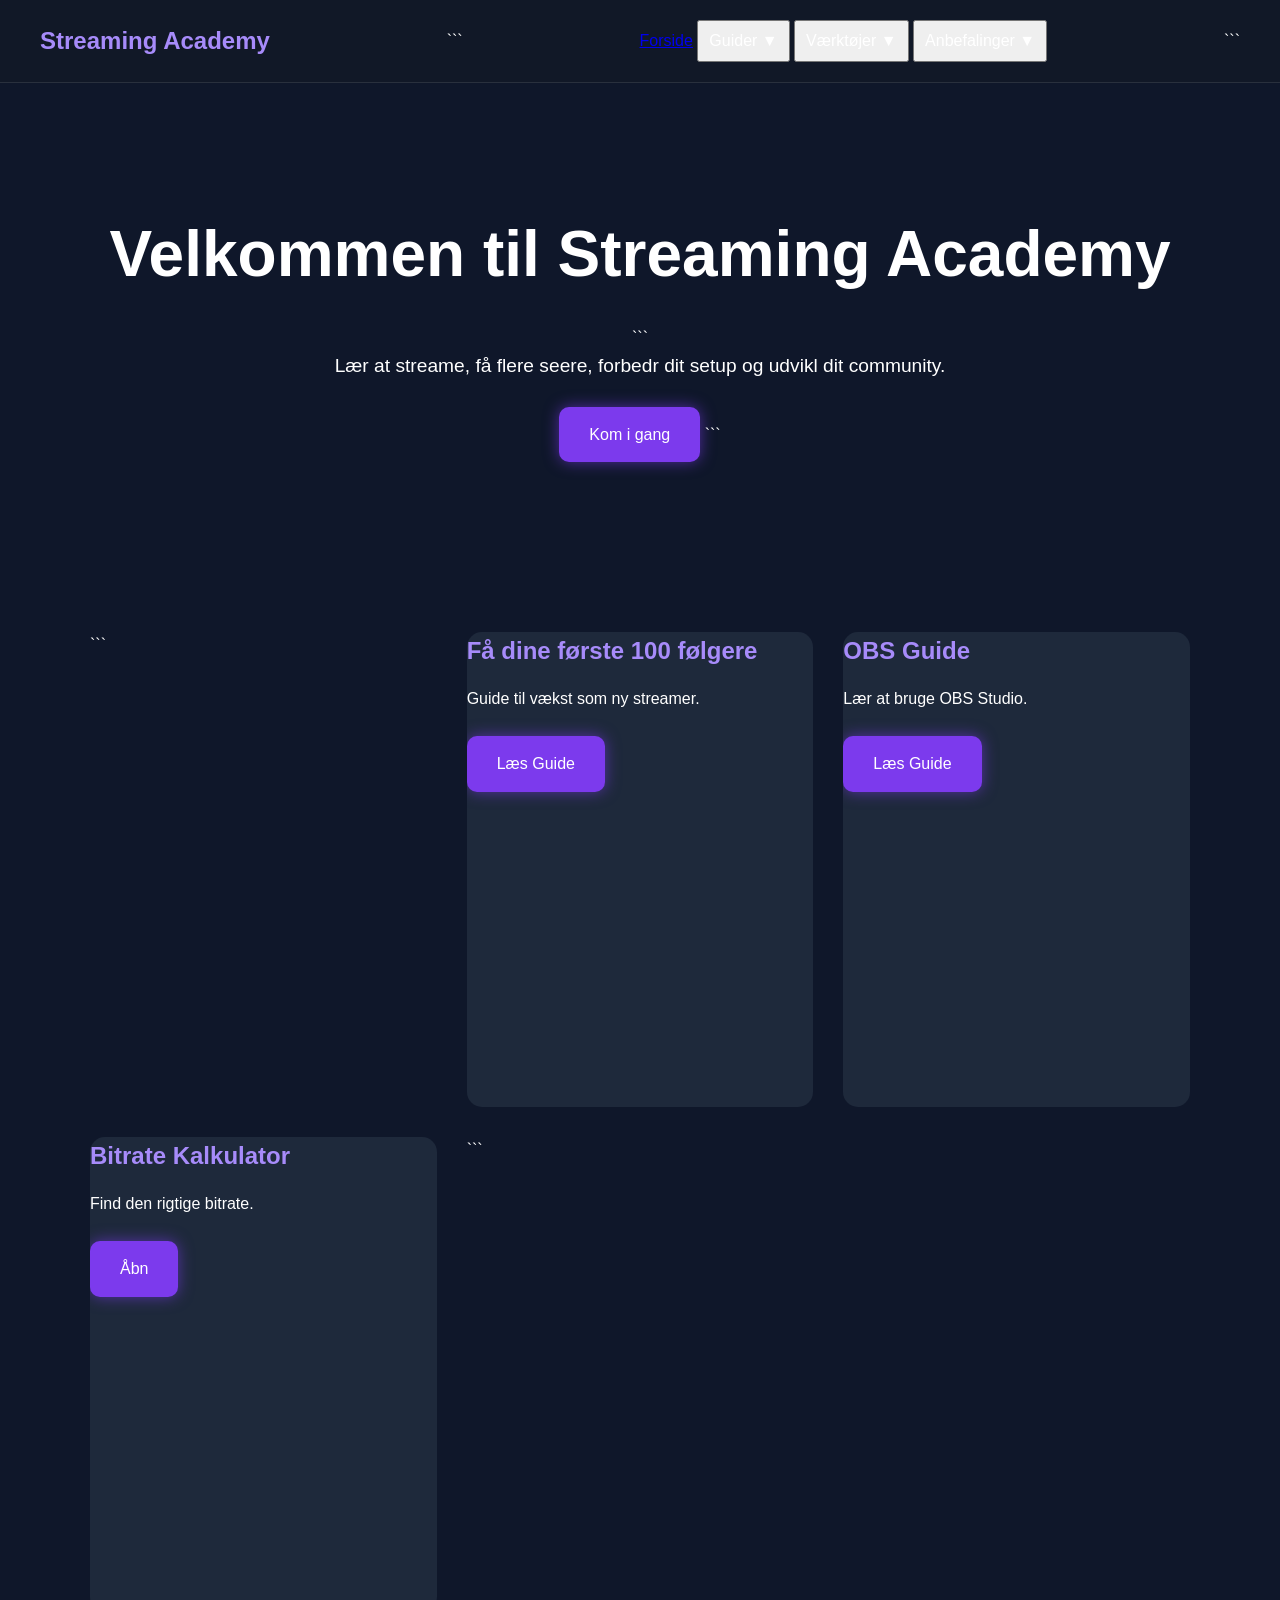
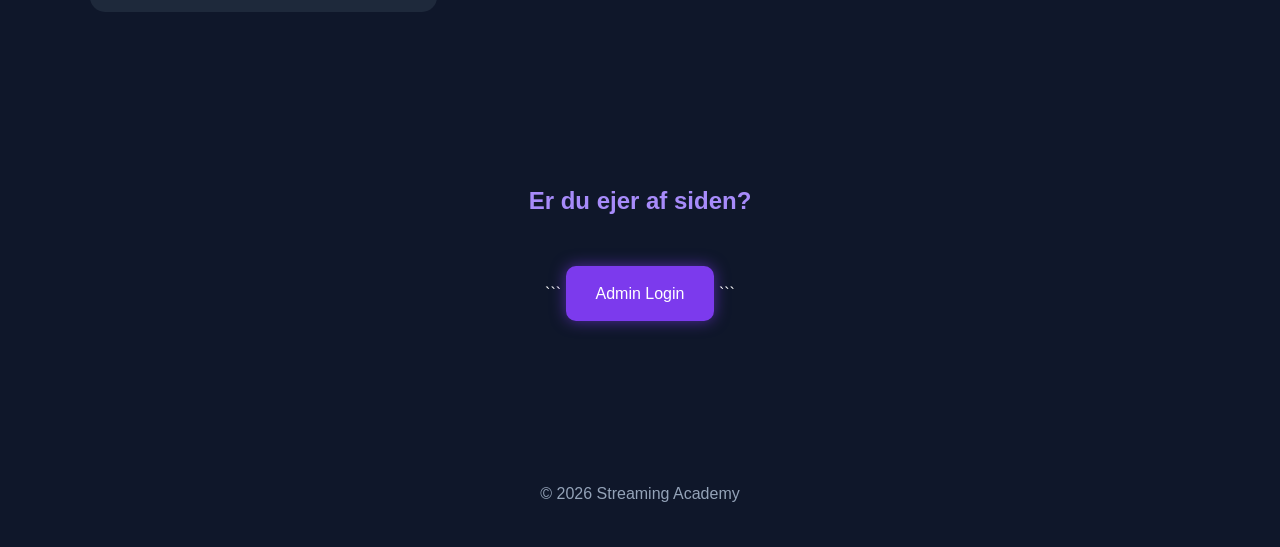
<file: index.html>
<!DOCTYPE html>

<html lang="da">
<head>
    <meta charset="UTF-8">
    <meta name="viewport" content="width=device-width, initial-scale=1.0">
    <title>Streaming Academy</title>
    <link rel="stylesheet" href="style.css">
</head>
<body>

<header>
    <div class="logo">Streaming Academy</div>

```
<nav>
    <a href="index.html">Forside</a>

    <div class="dropdown">
        <button class="dropbtn">Guider ▼</button>
        <div class="dropdown-content">
            <a href="100-foelgere.html">Første 100 Følgere</a>
            <a href="thumbnails.html">Thumbnails</a>
            <a href="stream-setup.html">Stream Setup</a>
            <a href="obs-guide.html">OBS Guide</a>
        </div>
    </div>

    <div class="dropdown">
        <button class="dropbtn">Værktøjer ▼</button>
        <div class="dropdown-content">
            <a href="streamnavn.html">Streamnavn Generator</a>
            <a href="contentideer.html">Content Idéer</a>
            <a href="bitrate-kalkulator.html">Bitrate Kalkulator</a>
            <a href="mikrofontest.html">Mikrofon Test</a>
        </div>
    </div>

    <div class="dropdown">
        <button class="dropbtn">Anbefalinger ▼</button>
        <div class="dropdown-content">
            <a href="webcams.html">Webcams</a>
            <a href="mikrofoner.html">Mikrofoner</a>
        </div>
    </div>
</nav>
```

</header>

<section class="hero">
    <h1>Velkommen til Streaming Academy</h1>

```
<p>
    Lær at streame, få flere seere,
    forbedr dit setup og udvikl dit community.
</p>

<a href="100-foelgere.html" class="btn">
    Kom i gang
</a>
```

</section>

<section class="cards">

```
<div class="card">
    <h2>Få dine første 100 følgere</h2>
    <p>Guide til vækst som ny streamer.</p>
    <a href="100-foelgere.html" class="btn">Læs Guide</a>
</div>

<div class="card">
    <h2>OBS Guide</h2>
    <p>Lær at bruge OBS Studio.</p>
    <a href="obs-guide.html" class="btn">Læs Guide</a>
</div>

<div class="card">
    <h2>Bitrate Kalkulator</h2>
    <p>Find den rigtige bitrate.</p>
    <a href="bitrate-kalkulator.html" class="btn">Åbn</a>
</div>
```

</section>

<section class="admin-section">
    <h2>Er du ejer af siden?</h2>

```
<a href="admin.html" class="btn">
    Admin Login
</a>
```

</section>

<footer>
    <p>© 2026 Streaming Academy</p>
</footer>

</body>
</html>
</file>
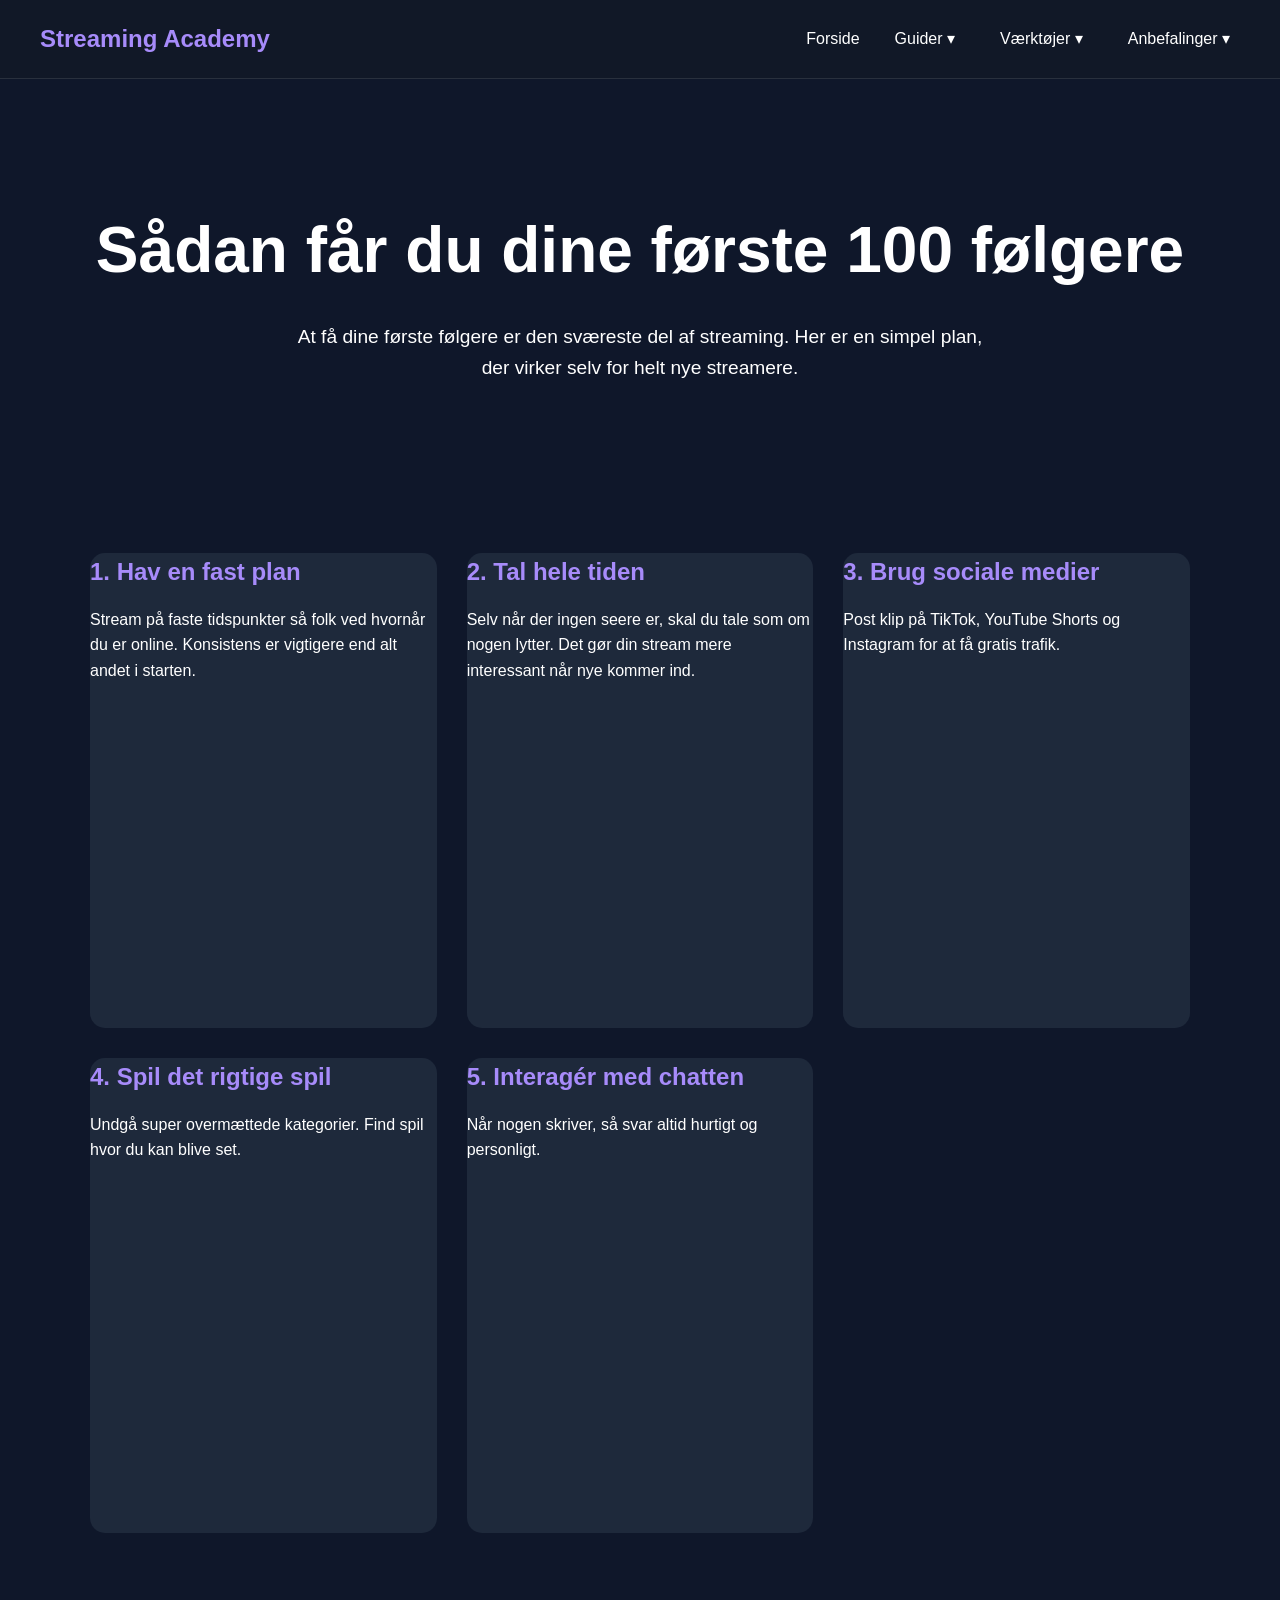
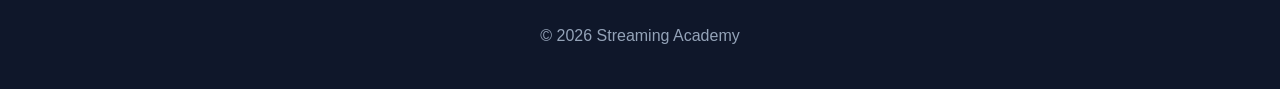
<file: 100-foelgere.html>
<!DOCTYPE html>

<html lang="da">
<head>
    <meta charset="UTF-8">
    <meta name="viewport" content="width=device-width, initial-scale=1.0">
    <title>Første 100 Følgere</title>
    <link rel="stylesheet" href="style.css">
</head>
<body>

<header>
    <div class="logo">Streaming Academy</div>


<nav class="nav">

    <a href="index.html" class="nav-link">Forside</a>

    <div class="dropdown">
        <span class="dropbtn">Guider ▾</span>
        <div class="dropdown-content">
            <a href="100-foelgere.html">Første 100 Følgere</a>
            <a href="thumbnails.html">Thumbnails</a>
            <a href="stream-setup.html">Stream Setup</a>
            <a href="obs-guide.html">OBS Guide</a>
        </div>
    </div>

    <div class="dropdown">
        <span class="dropbtn">Værktøjer ▾</span>
        <div class="dropdown-content">
            <a href="streamnavn.html">Streamnavn Generator</a>
            <a href="contentideer.html">Content Idéer</a>
            <a href="bitrate-kalkulator.html">Bitrate Kalkulator</a>
            <a href="mikrofontest.html">Mikrofon Test</a>
        </div>
    </div>

    <div class="dropdown">
        <span class="dropbtn">Anbefalinger ▾</span>
        <div class="dropdown-content">
            <a href="webcams.html">Webcams</a>
            <a href="mikrofoner.html">Mikrofoner</a>
        </div>
    </div>

</nav>


</header>

<section class="hero">
    <h1>Sådan får du dine første 100 følgere</h1>
    <p>
        At få dine første følgere er den sværeste del af streaming.
        Her er en simpel plan, der virker selv for helt nye streamere.
    </p>
</section>

<section class="cards">


<div class="card">
    <h2>1. Hav en fast plan</h2>
    <p>
        Stream på faste tidspunkter så folk ved hvornår du er online.
        Konsistens er vigtigere end alt andet i starten.
    </p>
</div>

<div class="card">
    <h2>2. Tal hele tiden</h2>
    <p>
        Selv når der ingen seere er, skal du tale som om nogen lytter.
        Det gør din stream mere interessant når nye kommer ind.
    </p>
</div>

<div class="card">
    <h2>3. Brug sociale medier</h2>
    <p>
        Post klip på TikTok, YouTube Shorts og Instagram for at få gratis trafik.
    </p>
</div>

<div class="card">
    <h2>4. Spil det rigtige spil</h2>
    <p>
        Undgå super overmættede kategorier. Find spil hvor du kan blive set.
    </p>
</div>

<div class="card">
    <h2>5. Interagér med chatten</h2>
    <p>
        Når nogen skriver, så svar altid hurtigt og personligt.
    </p>
</div>


</section>

<footer>
    <p>© 2026 Streaming Academy</p>
</footer>

</body>
</html>
</file>
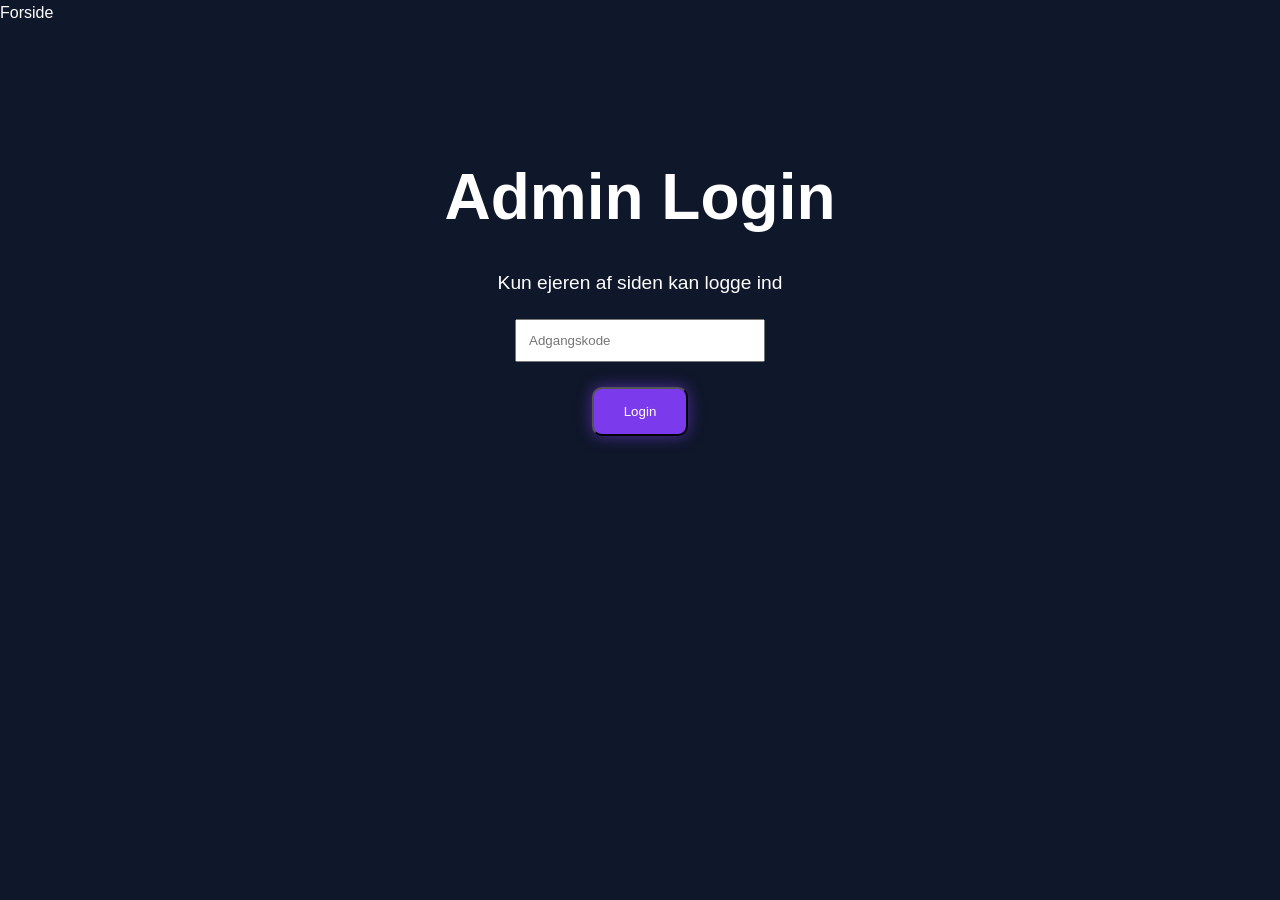
<file: admin.html>
<!DOCTYPE html>
<html lang="da">
<head>
<meta charset="UTF-8">
<meta name="viewport" content="width=device-width, initial-scale=1.0">
<title>Admin Login</title>
<link rel="stylesheet" href="style.css">
</head>
<body>

<nav class="nav">
    <a href="index.html" class="nav-link">Forside</a>
</nav>

<section class="hero">
    <h1>Admin Login</h1>
    <p>Kun ejeren af siden kan logge ind</p>

    <input type="password" id="password" placeholder="Adgangskode"
           style="padding:12px; margin-top:20px; width:250px;">

    <br>

    <button class="btn" onclick="checkPassword()">Login</button>

    <h2 id="msg" style="margin-top:20px;"></h2>
</section>

<script>
function checkPassword(){
    const pass = document.getElementById("password").value;

    // SKIFT DEN HER KODE SENERE HVIS DU VIL
    if(pass === "NøglensKvarter117"){
        document.getElementById("msg").style.color = "lightgreen";
        document.getElementById("msg").innerText = "Login godkendt...";

        // her sender vi videre til en “skjult side”
        setTimeout(() => {
            window.location.href = "admin-panel.html";
        }, 800);

    } else {
        document.getElementById("msg").style.color = "red";
        document.getElementById("msg").innerText = "Forkert kode";
    }
}
</script>

</body>
</html>
</file>
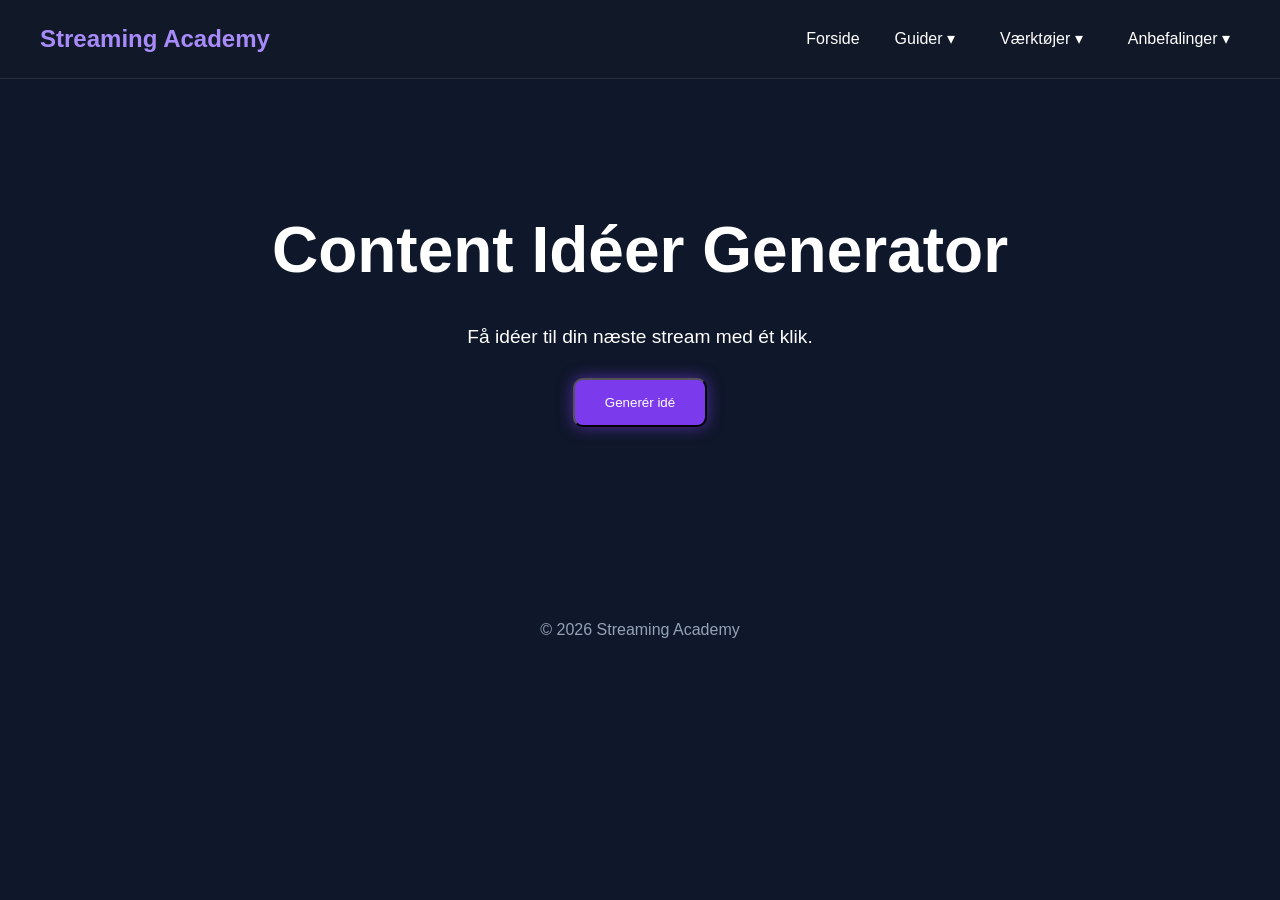
<file: contentideer.html>
<!DOCTYPE html>

<html lang="da">
<head>
    <meta charset="UTF-8">
    <meta name="viewport" content="width=device-width, initial-scale=1.0">
    <title>Content Idéer Generator</title>
    <link rel="stylesheet" href="style.css">
</head>
<body>

<header>
    <div class="logo">Streaming Academy</div>


<nav class="nav">

    <a href="index.html" class="nav-link">Forside</a>

    <div class="dropdown">
        <span class="dropbtn">Guider ▾</span>
        <div class="dropdown-content">
            <a href="100-foelgere.html">Første 100 Følgere</a>
            <a href="thumbnails.html">Thumbnails</a>
            <a href="stream-setup.html">Stream Setup</a>
            <a href="obs-guide.html">OBS Guide</a>
        </div>
    </div>

    <div class="dropdown">
        <span class="dropbtn">Værktøjer ▾</span>
        <div class="dropdown-content">
            <a href="streamnavn.html">Streamnavn Generator</a>
            <a href="contentideer.html">Content Idéer</a>
            <a href="bitrate-kalkulator.html">Bitrate Kalkulator</a>
            <a href="mikrofontest.html">Mikrofon Test</a>
        </div>
    </div>

    <div class="dropdown">
        <span class="dropbtn">Anbefalinger ▾</span>
        <div class="dropdown-content">
            <a href="webcams.html">Webcams</a>
            <a href="mikrofoner.html">Mikrofoner</a>
        </div>
    </div>

</nav>

</header>

<section class="hero">
    <h1>Content Idéer Generator</h1>
    <p>Få idéer til din næste stream med ét klik.</p>


<button class="btn" onclick="generateIdea()">Generér idé</button>

<h2 id="idea" style="margin-top:30px;"></h2>


</section>

<script>
const ideas = [
    "Spil med omvendte controls",
    "Lad chatten styre dine valg",
    "Kun én våben challenge",
    "24 timers stream challenge",
    "React til gamle klip",
    "Tab med vilje og prøv at komme tilbage",
    "Spil uden HUD",
    "Viewer challenges hele streamen",
    "Kun én farve i spillet (hvis muligt)",
    "Speedrun dit yndlingsspil"
];

function generateIdea(){
    const random = ideas[Math.floor(Math.random() * ideas.length)];
    document.getElementById("idea").innerText = random;
}
</script>

<footer>
    <p>© 2026 Streaming Academy</p>
</footer>

</body>
</html>
</file>
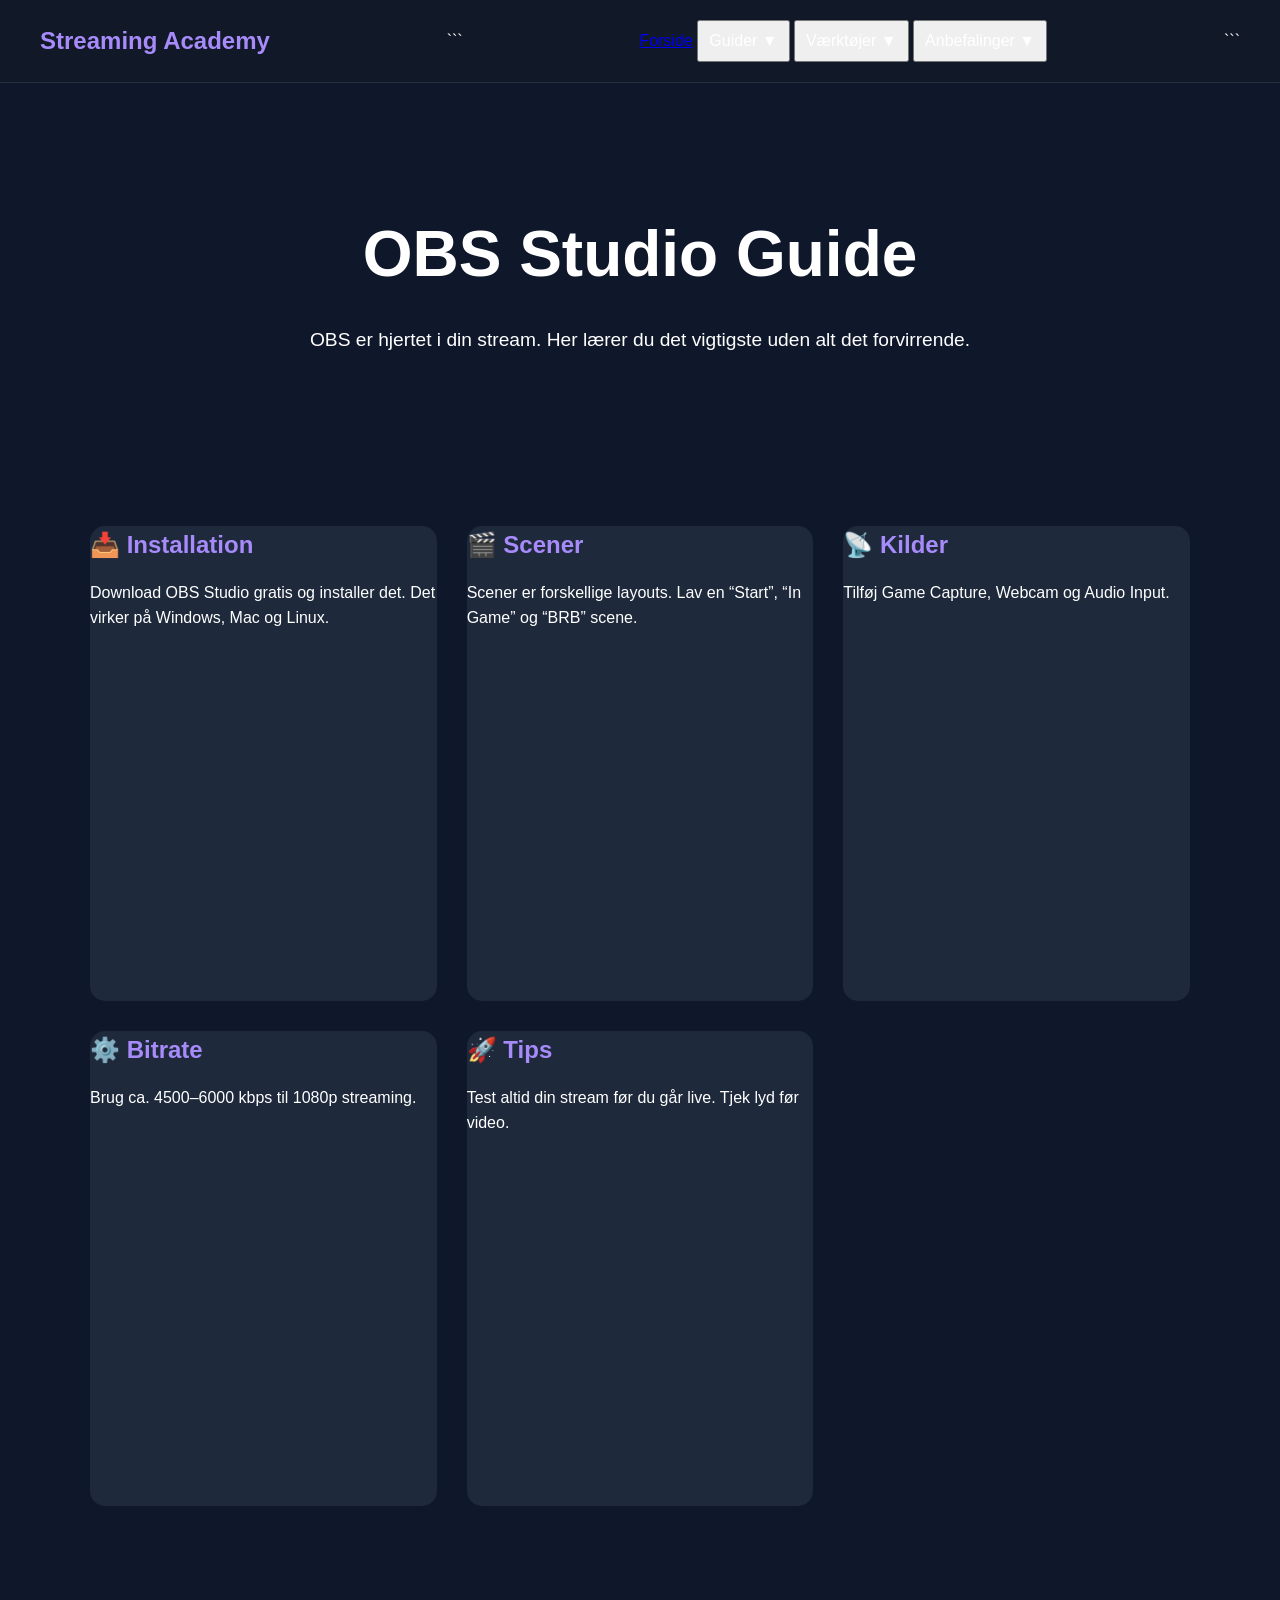
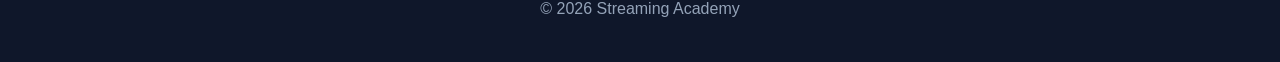
<file: OBS-guide.html>
<!DOCTYPE html>

<html lang="da">
<head>
    <meta charset="UTF-8">
    <meta name="viewport" content="width=device-width, initial-scale=1.0">
    <title>OBS Guide</title>
    <link rel="stylesheet" href="style.css">
</head>
<body>

<header>
    <div class="logo">Streaming Academy</div>

```
<nav>
    <a href="index.html">Forside</a>

    <div class="dropdown">
        <button class="dropbtn">Guider ▼</button>
        <div class="dropdown-content">
            <a href="100-foelgere.html">Første 100 Følgere</a>
            <a href="thumbnails.html">Thumbnails</a>
            <a href="stream-setup.html">Stream Setup</a>
            <a href="OBS-guide.html">OBS Guide</a>
        </div>
    </div>

    <div class="dropdown">
        <button class="dropbtn">Værktøjer ▼</button>
        <div class="dropdown-content">
            <a href="streamnavn.html">Streamnavn Generator</a>
            <a href="contentideer.html">Content Idéer</a>
            <a href="bitrate-kalkulator.html">Bitrate Kalkulator</a>
            <a href="mikrofontest.html">Mikrofon Test</a>
        </div>
    </div>

    <div class="dropdown">
        <button class="dropbtn">Anbefalinger ▼</button>
        <div class="dropdown-content">
            <a href="webcams.html">Webcams</a>
            <a href="mikrofoner.html">Mikrofoner</a>
        </div>
    </div>
</nav>
```

</header>

<section class="hero">
    <h1>OBS Studio Guide</h1>
    <p>
        OBS er hjertet i din stream.
        Her lærer du det vigtigste uden alt det forvirrende.
    </p>
</section>

<section class="cards">


<div class="card">
    <h2>📥 Installation</h2>
    <p>
        Download OBS Studio gratis og installer det.
        Det virker på Windows, Mac og Linux.
    </p>
</div>

<div class="card">
    <h2>🎬 Scener</h2>
    <p>
        Scener er forskellige layouts.
        Lav en “Start”, “In Game” og “BRB” scene.
    </p>
</div>

<div class="card">
    <h2>📡 Kilder</h2>
    <p>
        Tilføj Game Capture, Webcam og Audio Input.
    </p>
</div>

<div class="card">
    <h2>⚙️ Bitrate</h2>
    <p>
        Brug ca. 4500–6000 kbps til 1080p streaming.
    </p>
</div>

<div class="card">
    <h2>🚀 Tips</h2>
    <p>
        Test altid din stream før du går live.
        Tjek lyd før video.
    </p>
</div>


</section>

<footer>
    <p>© 2026 Streaming Academy</p>
</footer>

</body>
</html>
</file>
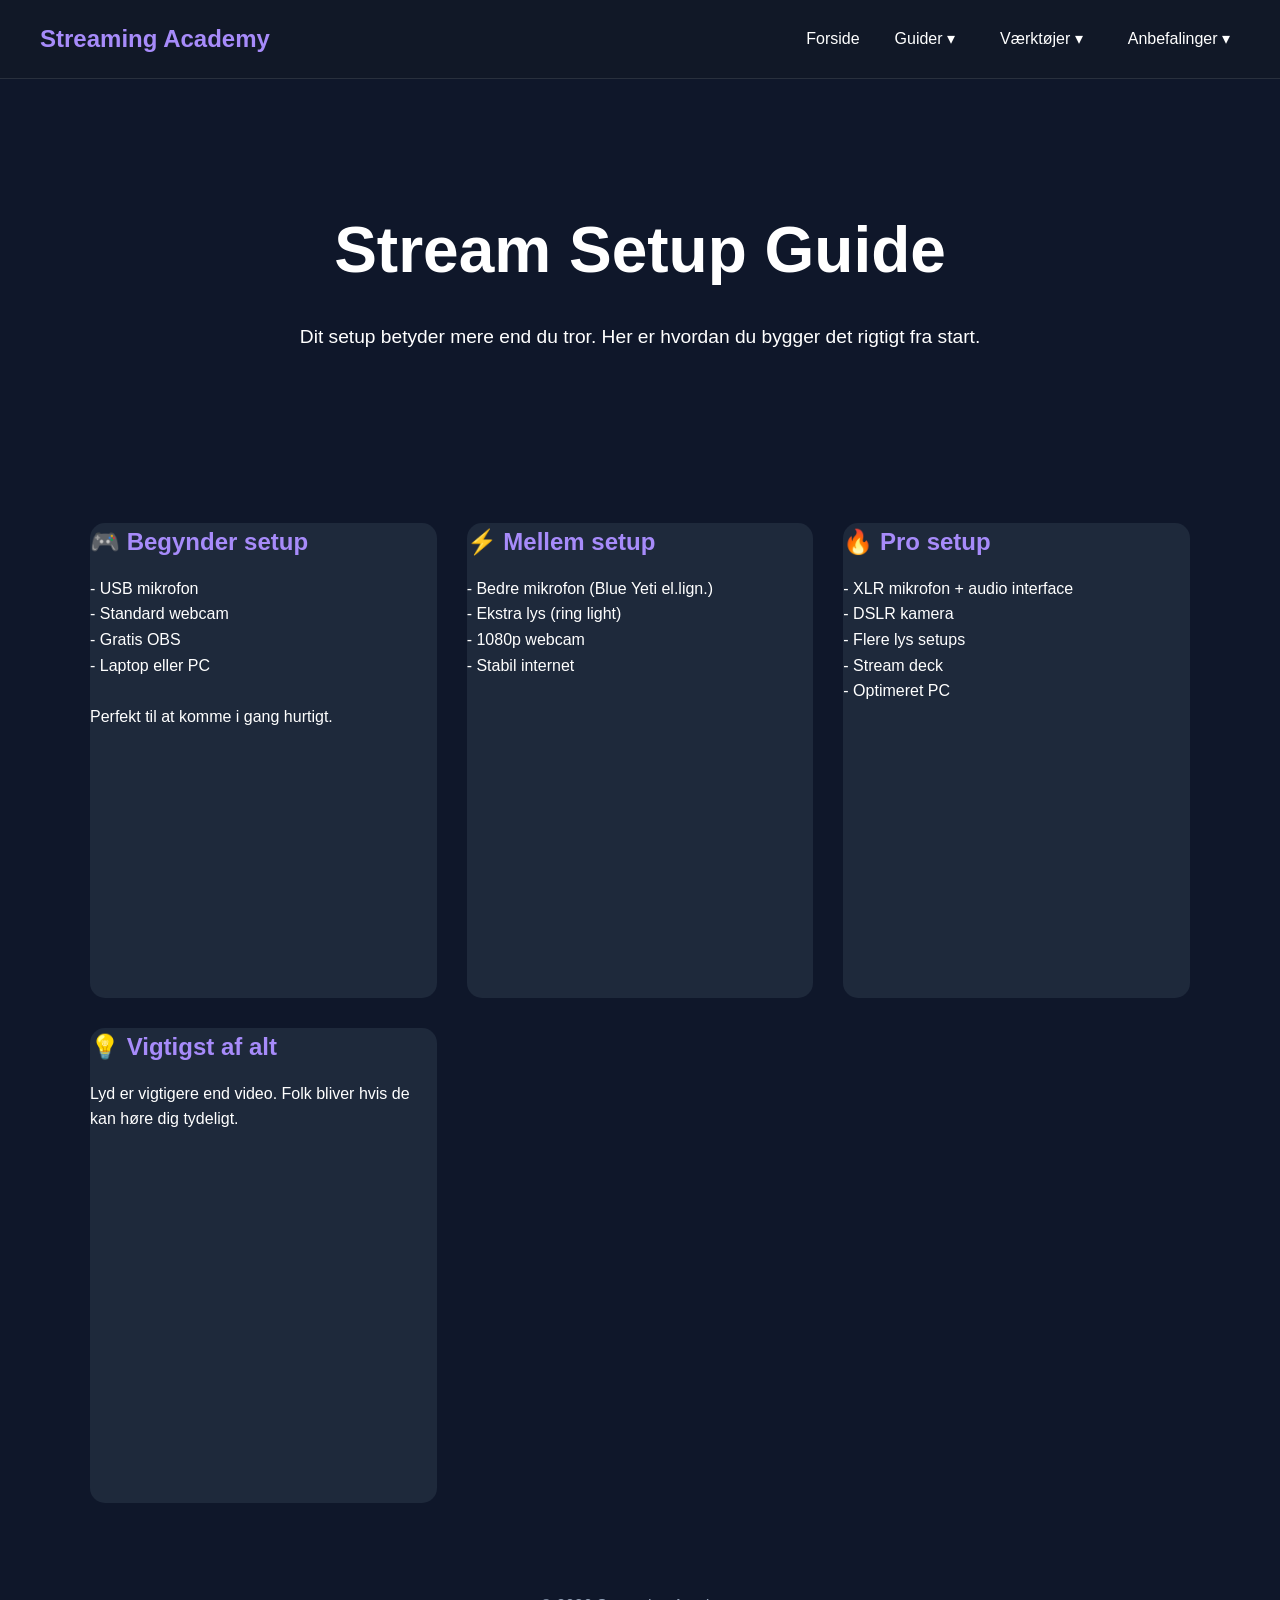
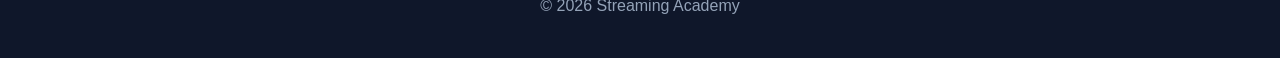
<file: stream-setup.html>
<!DOCTYPE html>

<html lang="da">
<head>
    <meta charset="UTF-8">
    <meta name="viewport" content="width=device-width, initial-scale=1.0">
    <title>Stream Setup Guide</title>
    <link rel="stylesheet" href="style.css">
</head>
<body>

<header>
    <div class="logo">Streaming Academy</div>


<nav class="nav">

    <a href="index.html" class="nav-link">Forside</a>

    <div class="dropdown">
        <span class="dropbtn">Guider ▾</span>
        <div class="dropdown-content">
            <a href="100-foelgere.html">Første 100 Følgere</a>
            <a href="thumbnails.html">Thumbnails</a>
            <a href="stream-setup.html">Stream Setup</a>
            <a href="obs-guide.html">OBS Guide</a>
        </div>
    </div>

    <div class="dropdown">
        <span class="dropbtn">Værktøjer ▾</span>
        <div class="dropdown-content">
            <a href="streamnavn.html">Streamnavn Generator</a>
            <a href="contentideer.html">Content Idéer</a>
            <a href="bitrate-kalkulator.html">Bitrate Kalkulator</a>
            <a href="mikrofontest.html">Mikrofon Test</a>
        </div>
    </div>

    <div class="dropdown">
        <span class="dropbtn">Anbefalinger ▾</span>
        <div class="dropdown-content">
            <a href="webcams.html">Webcams</a>
            <a href="mikrofoner.html">Mikrofoner</a>
        </div>
    </div>

</nav>


</header>

<section class="hero">
    <h1>Stream Setup Guide</h1>
    <p>
        Dit setup betyder mere end du tror.
        Her er hvordan du bygger det rigtigt fra start.
    </p>
</section>

<section class="cards">


<div class="card">
    <h2>🎮 Begynder setup</h2>
    <p>
        - USB mikrofon<br>
        - Standard webcam<br>
        - Gratis OBS<br>
        - Laptop eller PC<br><br>
        Perfekt til at komme i gang hurtigt.
    </p>
</div>

<div class="card">
    <h2>⚡ Mellem setup</h2>
    <p>
        - Bedre mikrofon (Blue Yeti el.lign.)<br>
        - Ekstra lys (ring light)<br>
        - 1080p webcam<br>
        - Stabil internet
    </p>
</div>

<div class="card">
    <h2>🔥 Pro setup</h2>
    <p>
        - XLR mikrofon + audio interface<br>
        - DSLR kamera<br>
        - Flere lys setups<br>
        - Stream deck<br>
        - Optimeret PC
    </p>
</div>

<div class="card">
    <h2>💡 Vigtigst af alt</h2>
    <p>
        Lyd er vigtigere end video.
        Folk bliver hvis de kan høre dig tydeligt.
    </p>
</div>


</section>

<footer>
    <p>© 2026 Streaming Academy</p>
</footer>

</body>
</html>
</file>
<file: style.css>
*{
margin:0;
padding:0;
box-sizing:border-box;
font-family:Arial,sans-serif;
}

html{
scroll-behavior:smooth;
}

body{
background:#0f172a;
color:white;
line-height:1.6;
}

header{
position:sticky;
top:0;
z-index:1000;
background:#111827;
display:flex;
justify-content:space-between;
align-items:center;
padding:20px 40px;
border-bottom:1px solid rgba(255,255,255,0.1);
}

.logo{
font-size:1.5rem;
font-weight:bold;
color:#a78bfa;
}

.nav{
    display:flex;
    gap:25px;
    align-items:center;
}

.nav-link{
    color:white;
    text-decoration:none;
    font-weight:500;
}

.dropdown{
    position:relative;
    display:inline-block;
}

.dropbtn{
    color:white;
    cursor:pointer;
    font-size:1rem;
    padding:10px;
    user-select:none;
}

.dropdown-content{
    display:none;
    position:absolute;
    top:35px;
    left:0;
    background:#1e293b;
    min-width:220px;
    border-radius:12px;
    overflow:hidden;
    box-shadow:0 10px 30px rgba(0,0,0,0.5);
    z-index:9999;
}

.dropdown-content a{
    display:block;
    padding:12px;
    color:white;
    text-decoration:none;
    transition:0.2s;
}

.dropdown-content a:hover{
    background:#334155;
}

.dropdown:hover .dropdown-content{
    display:block;
}

.hero{
text-align:center;
padding:120px 20px;
}

.hero h1{
font-size:4rem;
margin-bottom:20px;
}

.hero p{
max-width:700px;
margin:auto;
font-size:1.2rem;
}

.btn{
display:inline-block;
margin-top:25px;
padding:15px 30px;
background:#7c3aed;
color:white;
text-decoration:none;
border-radius:10px;
transition:.3s;
box-shadow:0 0 15px rgba(124,58,237,.6);
}

.btn:hover{
transform:translateY(-3px);
box-shadow:0 0 30px rgba(124,58,237,1);
}

.cards{
display:grid;
grid-template-columns:repeat(auto-fit,minmax(280px,1fr));
gap:30px;
padding:50px;
max-width:1200px;
margin:auto;
}

.card{
background:#1e293b;
border-radius:15px;
transition:.3s;
overflow:hidden;
height:475px; /* du kan ændre denne */
}

.card img{
width:100%;
height:100%;
display:block;
object-fit:cover;
}

.card:hover{
transform:translateY(-5px);
}

.card h2{
color:#a78bfa;
margin-bottom:15px;
}

.admin-section{
text-align:center;
padding:120px 20px;
}

.admin-section h2{
margin-bottom:20px;
color:#a78bfa;
}

footer{
text-align:center;
padding:40px;
color:#94a3b8;
}

.card{
cursor:pointer;
}

.card:hover{
transform:scale(1.04);
}

#fullscreen{
display:none;
position:fixed;
top:0;
left:0;
width:100%;
height:100%;
background:rgba(0,0,0,0.9);
z-index:99999;
justify-content:center;
align-items:center;
cursor:pointer;
}

#fullscreen img{
max-width:95%;
max-height:95%;
border-radius:15px;
}
</file>
